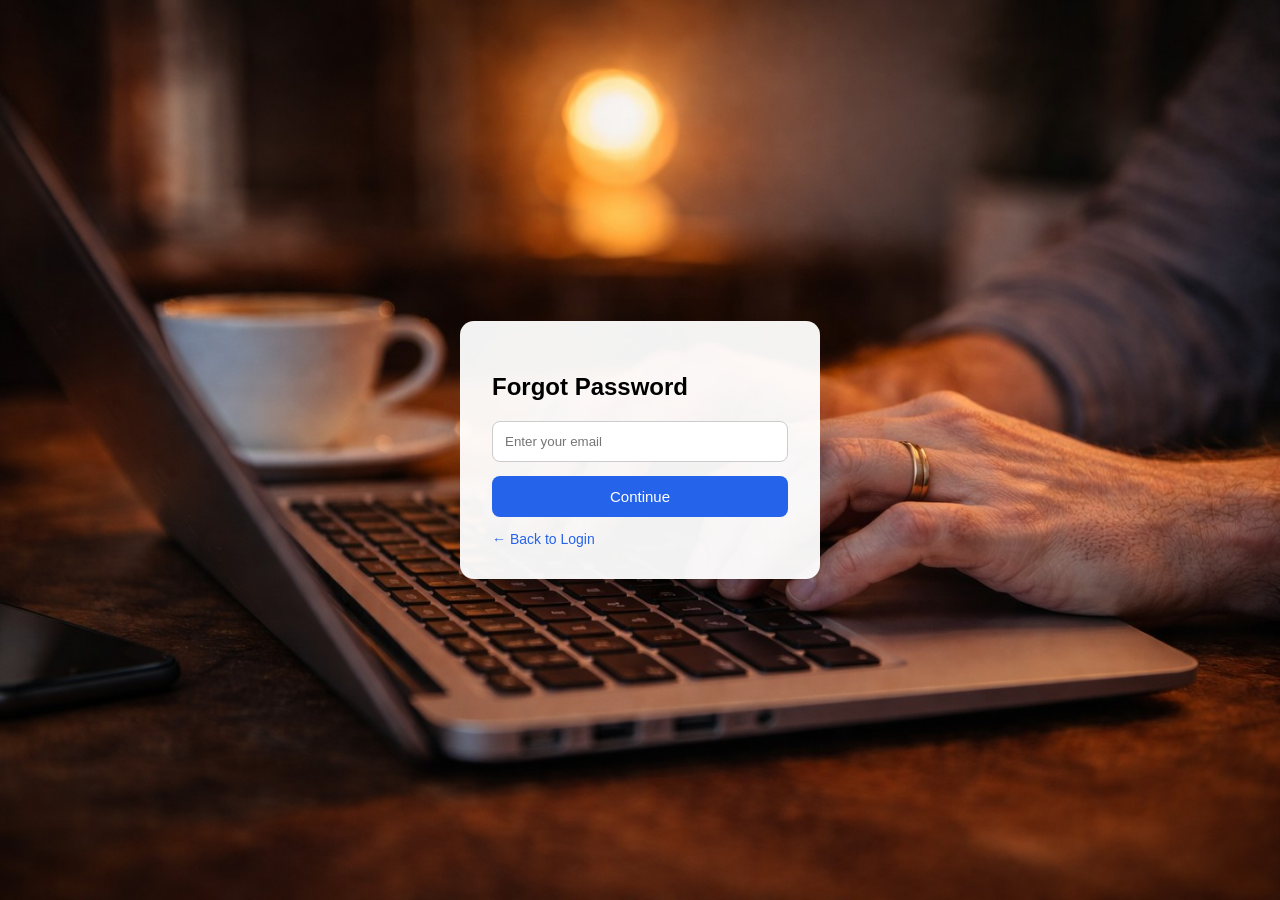
<file: src/main/resources/static/forgot-password.html>
<!DOCTYPE html>
<html>
<head>
  <meta charset="UTF-8">
  <title>Forgot Password</title>
  <link rel="stylesheet" href="css/auth.css">
  <style>
    body { background-image: url("images/login.jpg"); }
  </style>
</head>
<body>

<div class="auth-card">
  <h2>Forgot Password</h2>
   <form action="reset-password.html" method="get">
  <input 
    type="email" 
    name="email" 
    placeholder="Enter your email" 
    required
  >

  <button type="submit">Continue</button>
</form>
   <a href="login.html">← Back to Login</a>
</div>
</body>
</html>
</file>
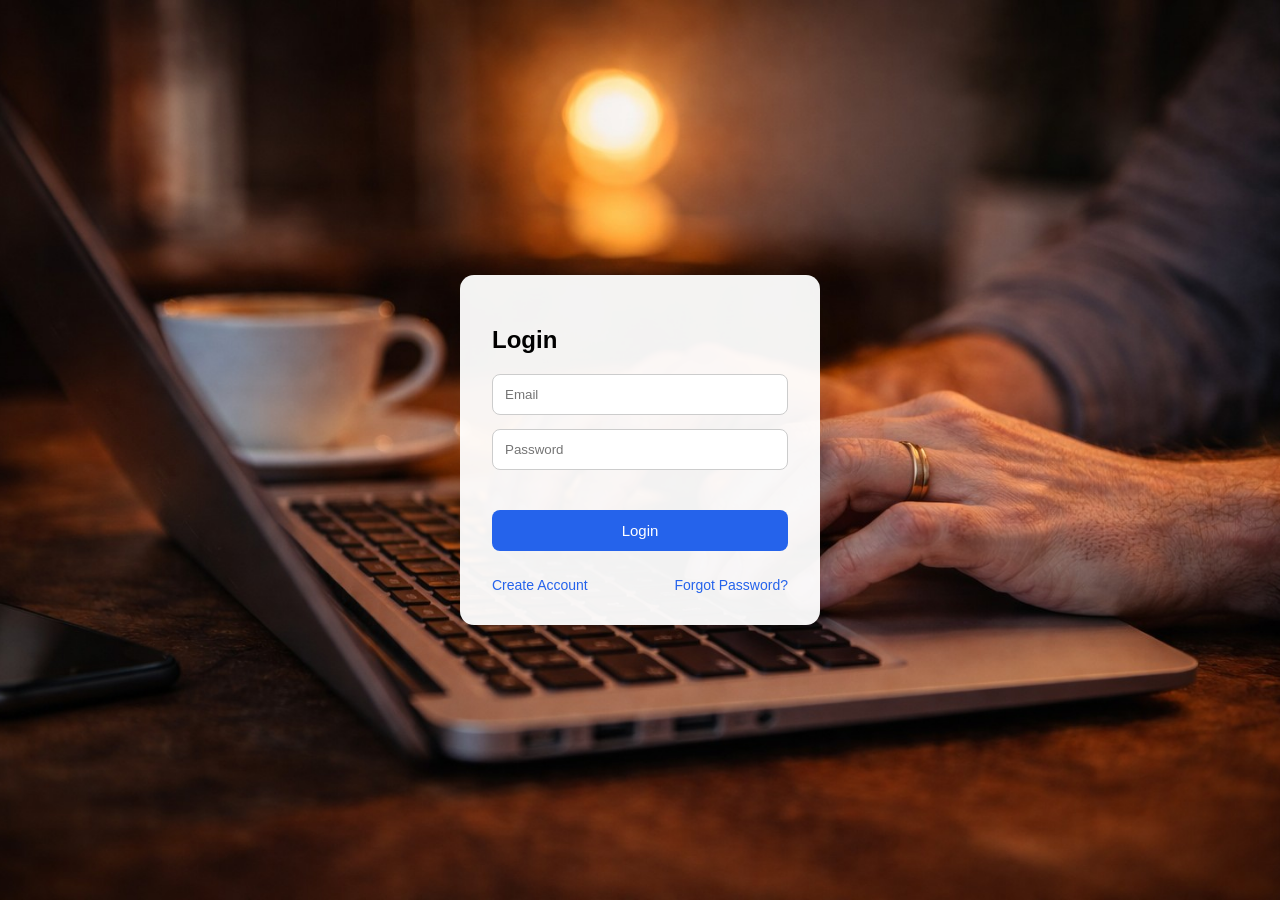
<file: src/main/resources/static/login.html>
<!DOCTYPE html>
<html>
<head>
  <title>Login | SpendWise</title>
  <link rel="stylesheet" href="css/auth.css">
</head>
<body class="auth-bg login-bg">

<div class="auth-card">
  <h2>Login</h2>

  <input type="email" id="email" placeholder="Email" required>
  <input type="password" id="password" placeholder="Password" required>

  <p id="msg" style="margin-top:10px;"></p>


  <button onclick="loginUser()">Login</button>



  <div class="auth-links">
    <a href="register.html">Create Account</a>
    <a href="forgot-password.html">Forgot Password?</a>
 </div>

</div>
<script>
function loginUser() {
  const email = document.getElementById("email").value.trim().toLowerCase();
  const password = document.getElementById("password").value.trim();
  const msg = document.getElementById("msg");

  const users = JSON.parse(localStorage.getItem("users")) || {};
  const user = users[email];

  if (!user) {
    msg.style.color = "red";
    msg.innerText = "No account found. Please register.";
    return;
  }

  if (user.password !== password) {
    msg.style.color = "red";
    msg.innerText = "Incorrect email or password";
    return;
  }

  localStorage.setItem("isLoggedIn", "true");
  localStorage.setItem("currentUser", email);

  msg.style.color = "green";
  msg.innerText = "Login successful!";

  setTimeout(() => {
    window.location.href = "index.html";
  }, 500);
}
</script>

</body>
</html>
</file>
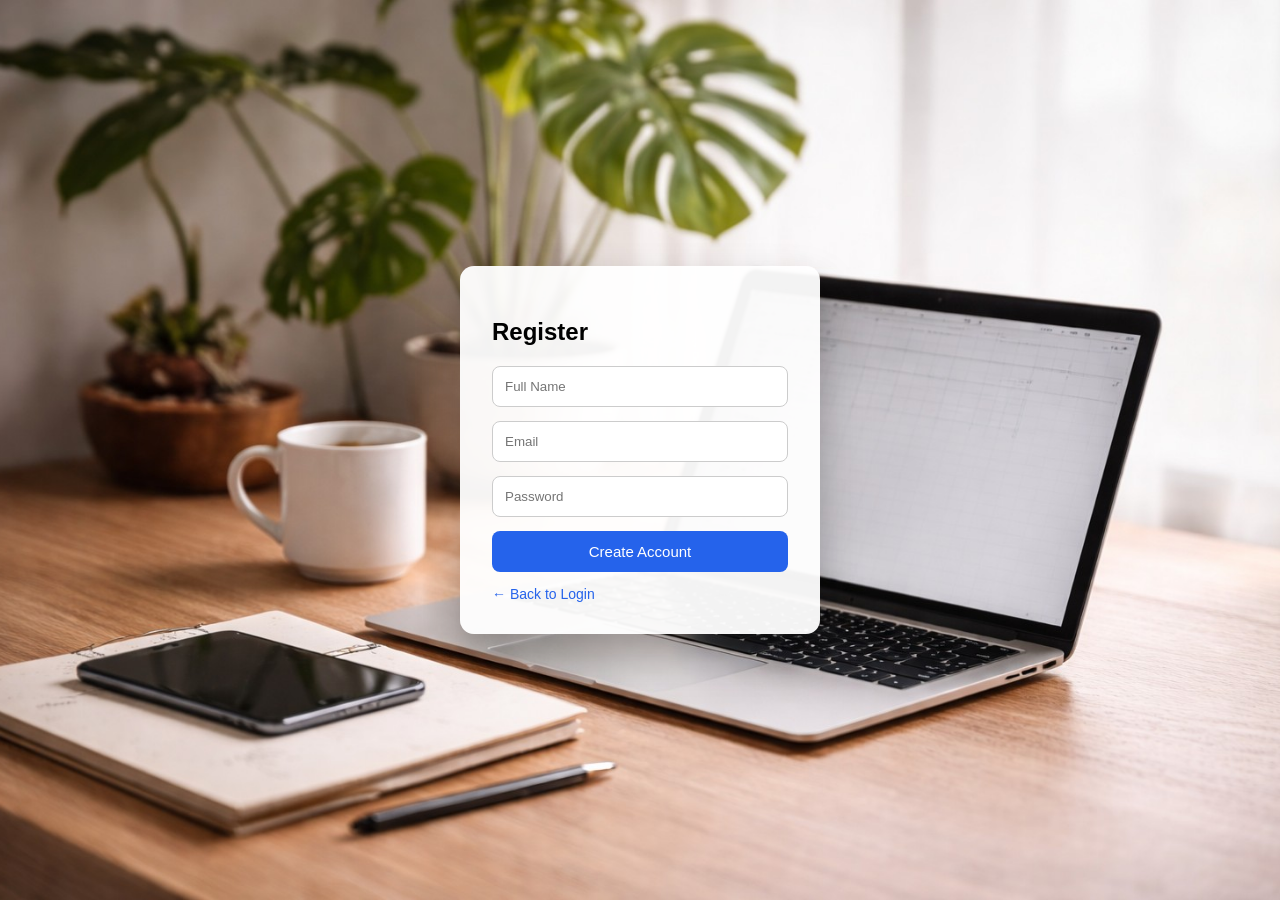
<file: src/main/resources/static/register.html>
<!DOCTYPE html>
<html>
<head>
  <meta charset="UTF-8">
  <title>Register</title>
  <link rel="stylesheet" href="css/auth.css">
  <style>
    body {
      background-image: url("images/register.jpg");
    }
  </style>
</head>

<body>

<div class="auth-card">
  <h2>Register</h2>

  <input type="text" id="name" placeholder="Full Name" required>
  <input type="email" id="email" placeholder="Email" required>
  <input type="password" id="password" placeholder="Password" required>

  <button onclick="registerUser()">Create Account</button>

  <a href="login.html">← Back to Login</a>
</div>
<script>
function registerUser() {
  const name = document.getElementById("name").value.trim();
  const email = document.getElementById("email").value.trim().toLowerCase();
  const password = document.getElementById("password").value.trim();

  if (!name || !email || !password) {
    alert("Please fill all fields");
    return;
  }

  const users = JSON.parse(localStorage.getItem("users")) || {};

  if (users[email]) {
    alert("User already exists. Please login.");
    return;
  }

  users[email] = { name, password };

  localStorage.setItem("users", JSON.stringify(users));

  alert("Account created successfully!");
  window.location.href = "login.html";
}
</script>

</body>
</html>
</file>
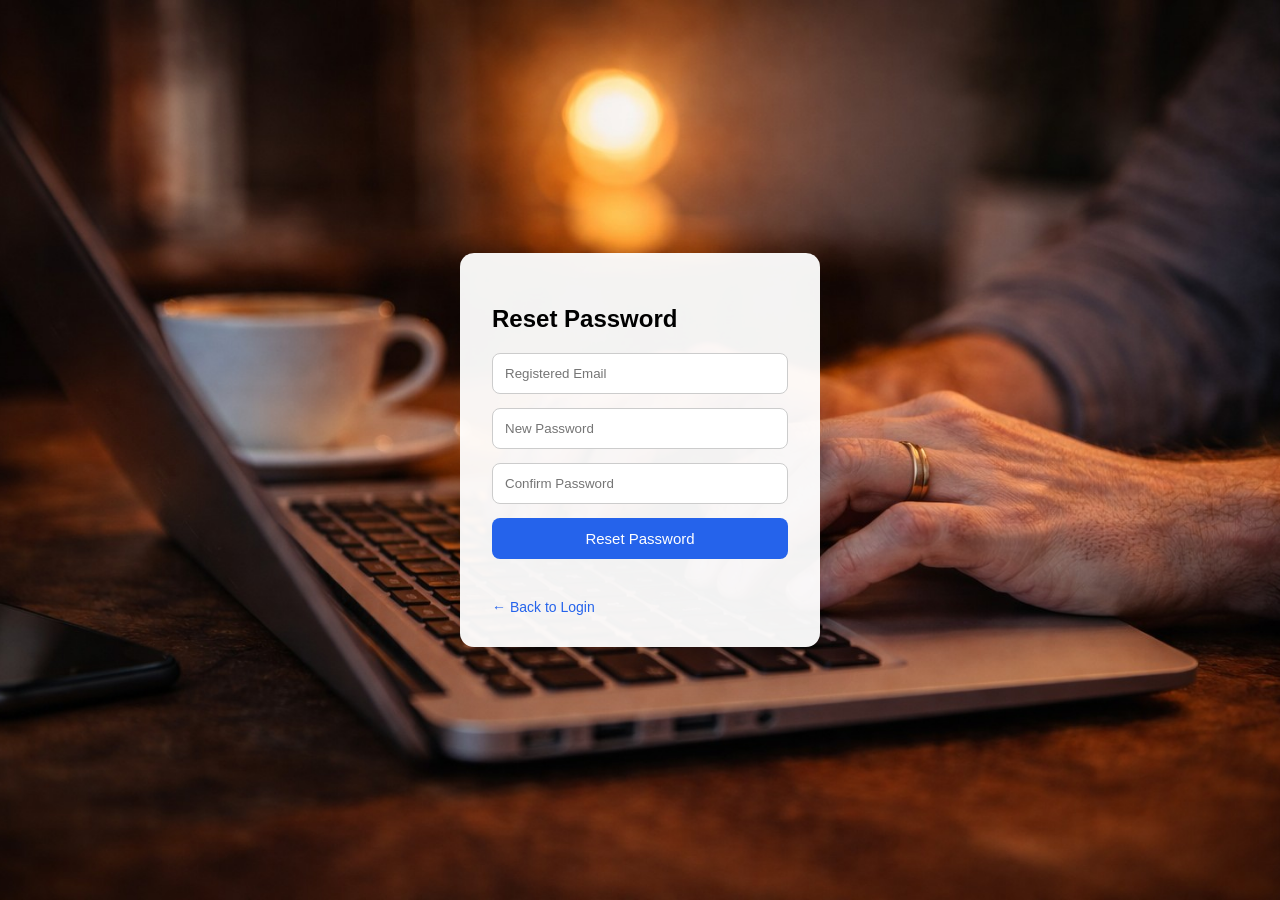
<file: src/main/resources/static/reset-password.html>
<!DOCTYPE html>
<html>
<head>
  <title>Reset Password</title>
  <link rel="stylesheet" href="css/auth.css">
</head>

<body>

<div class="auth-card">
  <h2>Reset Password</h2>

  <input type="email" id="email" placeholder="Registered Email" required>
  <input type="password" id="password" placeholder="New Password" required>
  <input type="password" id="confirm" placeholder="Confirm Password" required>

  <button onclick="resetPassword()">Reset Password</button>

  <p id="msg" style="margin-top:10px;"></p>

  <a href="login.html">← Back to Login</a>
</div>

<script>
function resetPassword() {
  const email = document.getElementById("email").value.trim().toLowerCase();
  const password = document.getElementById("password").value;
  const confirm = document.getElementById("confirm").value;
  const msg = document.getElementById("msg");

  if (password !== confirm) {
    msg.style.color = "red";
    msg.innerText = "Passwords do not match";
    return;
  }

  const users = JSON.parse(localStorage.getItem("users")) || {};

  if (!users[email]) {
    msg.style.color = "red";
    msg.innerText = "No account found";
    return;
  }

  users[email].password = password;
  localStorage.setItem("users", JSON.stringify(users));

  msg.style.color = "green";
  msg.innerText = "Password reset successful!";

  setTimeout(() => {
    window.location.href = "login.html";
  }, 800);
}
</script>

</body>
</html>
</file>
<file: src/main/resources/static/css/auth.css>
* {
  box-sizing: border-box;
  font-family: Arial, sans-serif;
}

body {
  margin: 0;
  height: 100vh;
  background-size: cover;
  background-position: center;
  display: flex;
  align-items: center;
  justify-content: center;
}

/* shared card */
.auth-card {
  background: rgba(255,255,255,0.95);
  padding: 32px;
  border-radius: 14px;
  width: 360px;
  box-shadow: 0 20px 40px rgba(0,0,0,0.25);
  display: flex;
 flex-direction: column;
 justify-content: center;

}

.auth-card h2 {
  margin-bottom: 20px;
}

.auth-card input {
  width: 100%;
  padding: 12px;
  margin-bottom: 14px;
  border-radius: 8px;
  border: 1px solid #ccc;
}

.auth-card button {
  width: 100%;
  padding: 12px;
  background: #2563eb;
  color: white;
  border: none;
  border-radius: 8px;
  cursor: pointer;
  font-size: 15px;
}

.auth-card a {
  display: inline-block;
  margin-top: 14px;
  color: #2563eb;
  text-decoration: none;
  font-size: 14px;
}
body {
  background: url("../images/login.jpg") no-repeat center center fixed;
  background-size: cover;
}
.auth-links {
  display: flex;
  justify-content: space-between;
  margin-top: 12px;
  font-size: 14px;
}

.auth-links a {
  color: #2563eb;
  text-decoration: none;
}

.auth-links a:hover {
  text-decoration: underline;
}
</file>
